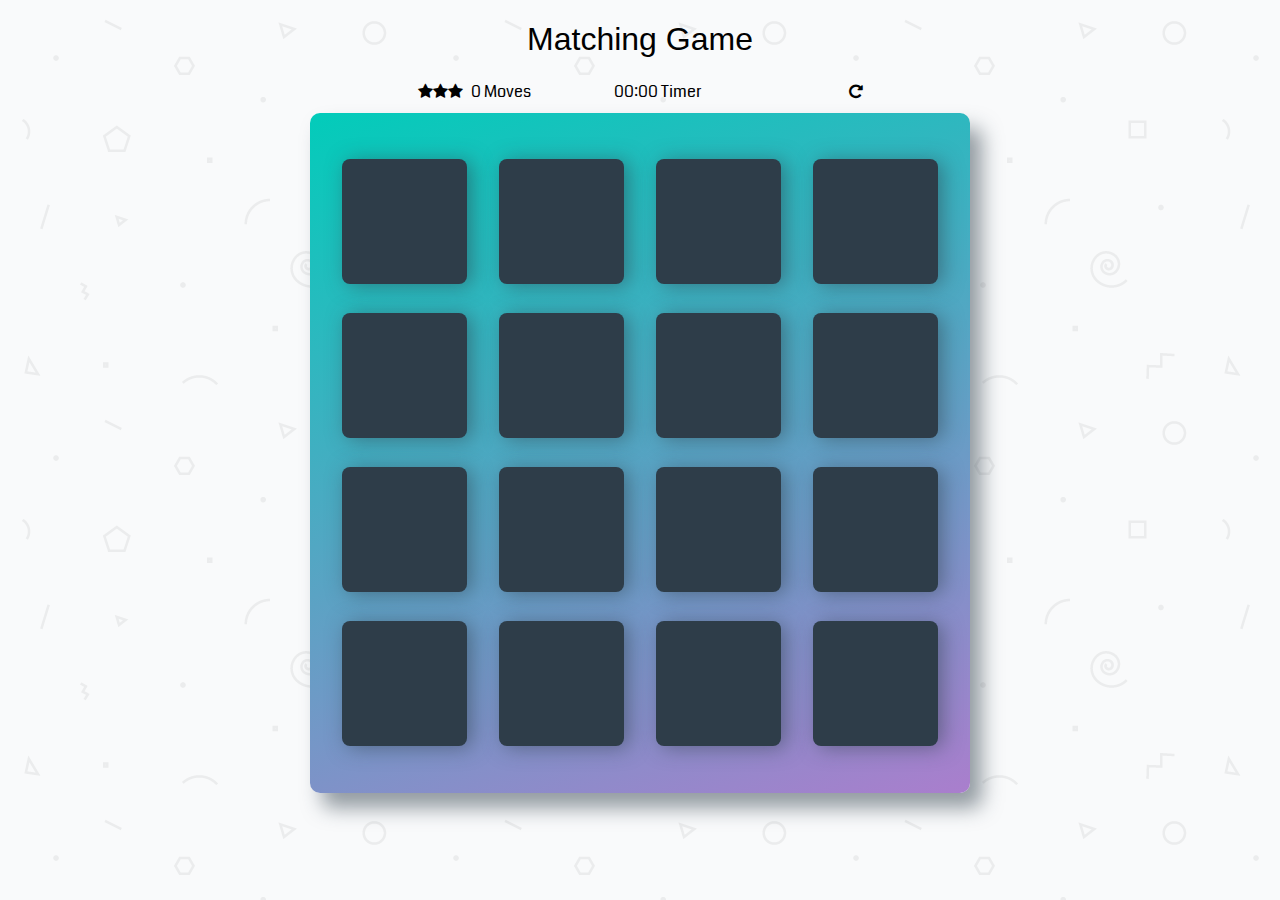
<file: index.html>
<!doctype html>
<html lang='en'>
<head>
    <meta charset='utf-8'>
    <meta name="viewport" content="width=device-width, initial-scale=1.0">
    <title>Matching Game</title>
    <meta name='description' content=''>
    <link rel='stylesheet prefetch' href='https://maxcdn.bootstrapcdn.com/font-awesome/4.6.1/css/font-awesome.min.css'>
    <link rel='stylesheet prefetch' href='https://fonts.googleapis.com/css?family=Coda'>
    <link rel='stylesheet' href='css/app.css'>
</head>
<body>
    <div class='container'>
        <header>
            <h1>Matching Game</h1>
        </header>
        <section class='score-panel'>
          <ul class="stars"></ul>
          <span class='moves'>0</span> Moves
            <span class='timer'>00:00</span> Timer
            <div class='restart'>
                <i class='fa fa-repeat'></i>
        	  </div>
        </section>
        <ul class='deck'></ul>
    </div>
    <div id='popupContainer' class='overlay'>
        <div class='popup'>
            <h2>******** Winner ********</h2>
            <a class='close' href=# >x</a>
            <div class='content'>
                Congratulations you're a winner
                <p>You made <span id='finalMove'> </span> moves </p>
                <p>in <span id='totalTime'> </span> </p>
                <span id='starRating'></span>
                <button onclick='restartGame()'>
                    Play Again</a>
                </button>
              </div>
        </div>
    </div>
    <script src='js/app.js'></script>
</body>
</html>
</file>
<file: css/app.css>
html {
    box-sizing: border-box;
}

*,
*::before,
*::after {
    box-sizing: inherit;
}

html,
body {
    width: 100%;
    height: 100%;
    margin: 0;
    padding: 0;
}

body {
    background: #ffffff url('../img/geometry2.png'); /* Background pattern from Subtle Patterns */
    font-family: 'Coda', cursive;
}

.container {
    display: flex;
    justify-content: center;
    align-items: center;
    flex-direction: column;
}

h1 {
    font-family: 'Open Sans', sans-serif;
    font-weight: 300;
}

/*
 * Styles for the deck of cards
 */

.deck {
    width: 660px;
    min-height: 680px;
    background: linear-gradient(160deg, #02ccba 0%, #aa7ecd 100%);
    padding: 32px;
    border-radius: 10px;
    box-shadow: 12px 15px 20px 0 rgba(46, 61, 73, 0.5);
    display: flex;
    flex-wrap: wrap;
    justify-content: space-between;
    align-items: center;
    margin: 0 0 3em;
}

.deck .card {
    height: 125px;
    width: 125px;
    background: #2e3d49;
    font-size: 0;
    color: #ffffff;
    border-radius: 8px;
    cursor: pointer;
    display: flex;
    justify-content: center;
    align-items: center;
    box-shadow: 5px 2px 20px 0 rgba(46, 61, 73, 0.5);
}

.deck .card.open {
    transform: rotateY(0);
    background: #02b3e4;
    cursor: default;
}

.deck .card.show {
    font-size: 33px;
}

.deck .card.match {
    cursor: default;
    background: #02ccba;
    font-size: 33px;
}

/*
 * Styles for the Score Panel
 */

.score-panel {
    text-align: left;
    width: 445px;
    margin-bottom: 10px;
}

.score-panel .stars {
    margin: 0;
    padding: 0;
    display: inline-block;
    margin: 0 5px 0 0;
}

.score-panel .stars li {
    list-style: none;
    display: inline-block;
}

.timer{
  text-align: center;
  margin-left: 80px;
}


.score-panel .restart {
    float: right;
    cursor: pointer;
}


.overlay {
	position: fixed;
	top: 0;
	bottom: 0;
	left: 0;
	right: 0;
	background: rgba(0, 0, 0, 0.7);
	transition: opacity 500ms;
	visibility: hidden;
	opacity: 0;
}

.overlay:target {
	visibility: visible;
	opacity: 1;
}

.popup {
	margin: 70px auto;
	padding: 20px;
	background: #ffffff;
	border-radius: 5px;
	width: 45%;
	position: relative;
	transition: all 5s ease-in-out;
	font-family: 'Open Sans', sans-serif;
  text-align: center;
}

.popup h2 {
	margin-top: 0;
	color: #333;

}

.popup .close {
	position: absolute;
	top: 20px;
	right: 30px;
	transition: all 200ms;
	font-size: 20px;
	font-weight: bold;
	text-decoration: none;
	color: #333;
}

.popup .close:hover {
	color: #E5F720;
}

.popup .content .content-2{
	max-height: 30%;
	overflow: auto;
	text-align: center;
}

.show {
	visibility: visible !important;
	opacity: 75 !important;
}

#starRating{
  	display: inline-block;
    	text-align: center;
}

@media (max-width: 360px) {
	.deck {
    width: 330px;
    min-height: 340px;
	}
	.deck .card {
    height: 62px;
    width: 62px;
	}
  .score-panel {
      text-align: left;
      width: 300px;
      margin-bottom: 10px;
  }
}
</file>
